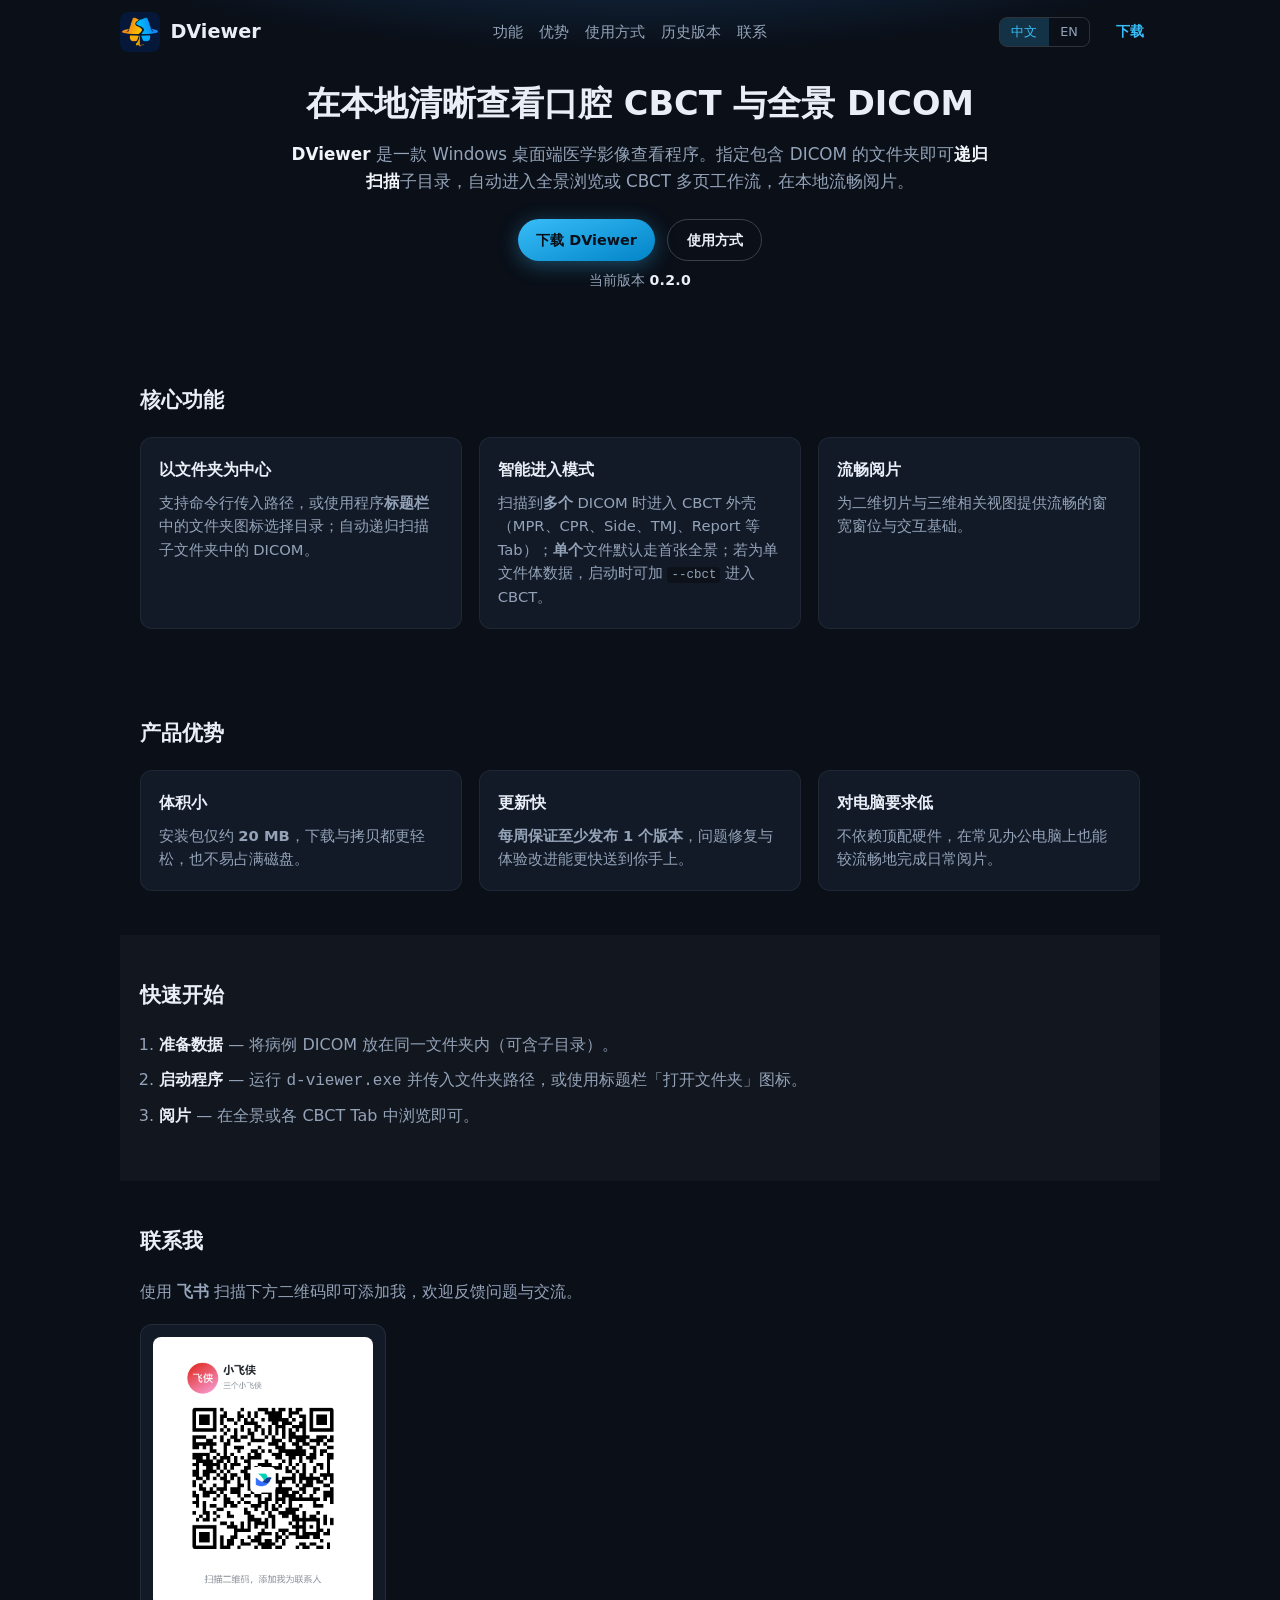
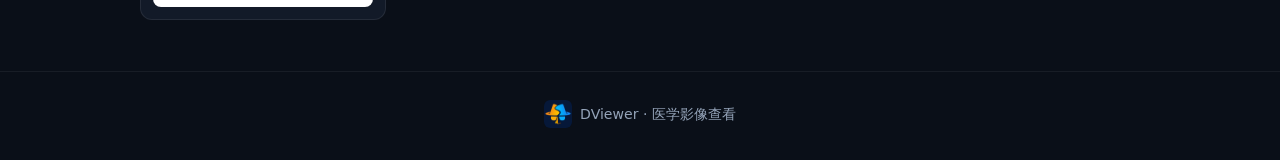
<file: index.html>
<!DOCTYPE html>
<html lang="zh-CN">
<head>
  <meta charset="utf-8" />
  <meta name="viewport" content="width=device-width, initial-scale=1" />
  <meta name="description" content="DViewer — 本地查看口腔 CBCT、全景等 DICOM 医学影像。" />
  <title>DViewer</title>
  <link rel="stylesheet" href="styles.css" />
  <script src="site.js" defer></script>
</head>
<body>
  <header class="hero">
    <nav class="nav" aria-label="主导航">
      <a class="brand" href="#top">
        <img src="assets/logo.png" width="40" height="40" alt="DViewer" />
        <span class="brand-text"><span class="prod">DViewer</span></span>
      </a>
      <div class="nav-links">
        <a href="#features" data-i18n="nav_features">功能</a>
        <a href="#advantages" data-i18n="nav_advantages">优势</a>
        <a href="#workflow" data-i18n="nav_workflow">使用方式</a>
        <a href="history.html" data-i18n="nav_history">历史版本</a>
        <a href="#contact" data-i18n="nav_contact">联系</a>
      </div>
      <div class="nav-right">
        <div class="lang-switch" role="group">
          <button type="button" class="lang-btn active" data-set-lang="zh" aria-pressed="true">中文</button>
          <button type="button" class="lang-btn" data-set-lang="en" aria-pressed="false">EN</button>
        </div>
        <a class="btn nav-download" href="https://rcnpeeuppi4d.feishu.cn/file/XW7zbtYp5omoVrxazAQc3lNAnHt?from=from_copylink" data-i18n="nav_download">下载</a>
      </div>
    </nav>

    <div class="hero-inner" id="top">
      <h1 data-i18n="hero_h1">在本地清晰查看口腔 CBCT 与全景 DICOM</h1>
      <p class="lead" data-i18n-html="hero_lead">
        <strong>DViewer</strong> 是一款 Windows 桌面端医学影像查看程序。
        指定包含 DICOM 的文件夹即可<strong>递归扫描</strong>子目录，自动进入全景浏览或 CBCT 多页工作流，在本地流畅阅片。
      </p>
      <div class="cta">
        <a class="btn primary" href="https://rcnpeeuppi4d.feishu.cn/file/XW7zbtYp5omoVrxazAQc3lNAnHt" data-i18n="cta_download">下载 DViewer</a>
        <a class="btn ghost" href="#workflow" data-i18n="cta_how">使用方式</a>
      </div>
      <p class="hero-version" id="hero-version">
        <span data-i18n="hero_version_label">当前版本</span> <span class="hero-version-num">0.2.0</span>
      </p>
    </div>
  </header>

  <main>
    <section id="features" class="section">
      <h2 data-i18n="features_h2">核心功能</h2>
      <div class="grid">
        <article class="card">
          <h3 data-i18n="card1_h3">以文件夹为中心</h3>
          <p data-i18n-html="card1_p">支持命令行传入路径，或使用程序<strong>标题栏</strong>中的文件夹图标选择目录；自动递归扫描子文件夹中的 DICOM。</p>
        </article>
        <article class="card">
          <h3 data-i18n="card2_h3">智能进入模式</h3>
          <p data-i18n-html="card2_p">扫描到<strong>多个</strong> DICOM 时进入 CBCT 外壳（MPR、CPR、Side、TMJ、Report 等 Tab）；<strong>单个</strong>文件默认走首张全景；若为单文件体数据，启动时可加 <code>--cbct</code> 进入 CBCT。</p>
        </article>
        <article class="card">
          <h3 data-i18n="card3_h3">流畅阅片</h3>
          <p data-i18n-html="card3_p">为二维切片与三维相关视图提供流畅的窗宽窗位与交互基础。</p>
        </article>
      </div>
    </section>

    <section id="advantages" class="section">
      <h2 data-i18n="advantages_h2">产品优势</h2>
      <div class="grid">
        <article class="card">
          <h3 data-i18n="adv1_h3">体积小</h3>
          <p data-i18n-html="adv1_p">安装包仅约 <strong>20 MB</strong>，下载与拷贝都更轻松，也不易占满磁盘。</p>
        </article>
        <article class="card">
          <h3 data-i18n="adv2_h3">更新快</h3>
          <p data-i18n-html="adv2_p"><strong>每周保证至少发布 1 个版本</strong>，问题修复与体验改进能更快送到你手上。</p>
        </article>
        <article class="card">
          <h3 data-i18n="adv3_h3">对电脑要求低</h3>
          <p data-i18n-html="adv3_p">不依赖顶配硬件，在常见办公电脑上也能较流畅地完成日常阅片。</p>
        </article>
      </div>
    </section>

    <section id="workflow" class="section muted">
      <h2 data-i18n="workflow_h2">快速开始</h2>
      <ol class="steps">
        <li data-i18n-html="step1"><strong>准备数据</strong> — 将病例 DICOM 放在同一文件夹内（可含子目录）。</li>
        <li data-i18n-html="step2"><strong>启动程序</strong> — 运行 <code>d-viewer.exe</code> 并传入文件夹路径，或使用标题栏「打开文件夹」图标。</li>
        <li data-i18n-html="step3"><strong>阅片</strong> — 在全景或各 CBCT Tab 中浏览即可。</li>
      </ol>
    </section>

    <section id="contact" class="section">
      <h2 data-i18n="contact_h2">联系我</h2>
      <p class="contact-lead" data-i18n-html="contact_p">使用 <strong>飞书</strong> 扫描下方二维码即可添加我，欢迎反馈问题与交流。</p>
      <div class="contact-qr-wrap">
        <img
          class="contact-qr"
          src="assets/20260517-152038.png"
          width="220"
          height="220"
          decoding="async"
          data-i18n-alt="contact_qr_alt"
          alt="飞书添加联系人二维码"
        />
      </div>
    </section>
  </main>

  <footer class="footer">
    <p><img src="assets/logo.png" width="28" height="28" alt="" class="footer-logo" /> <span data-i18n="footer_text">DViewer · 医学影像查看</span></p>
  </footer>
</body>
</html>
</file>
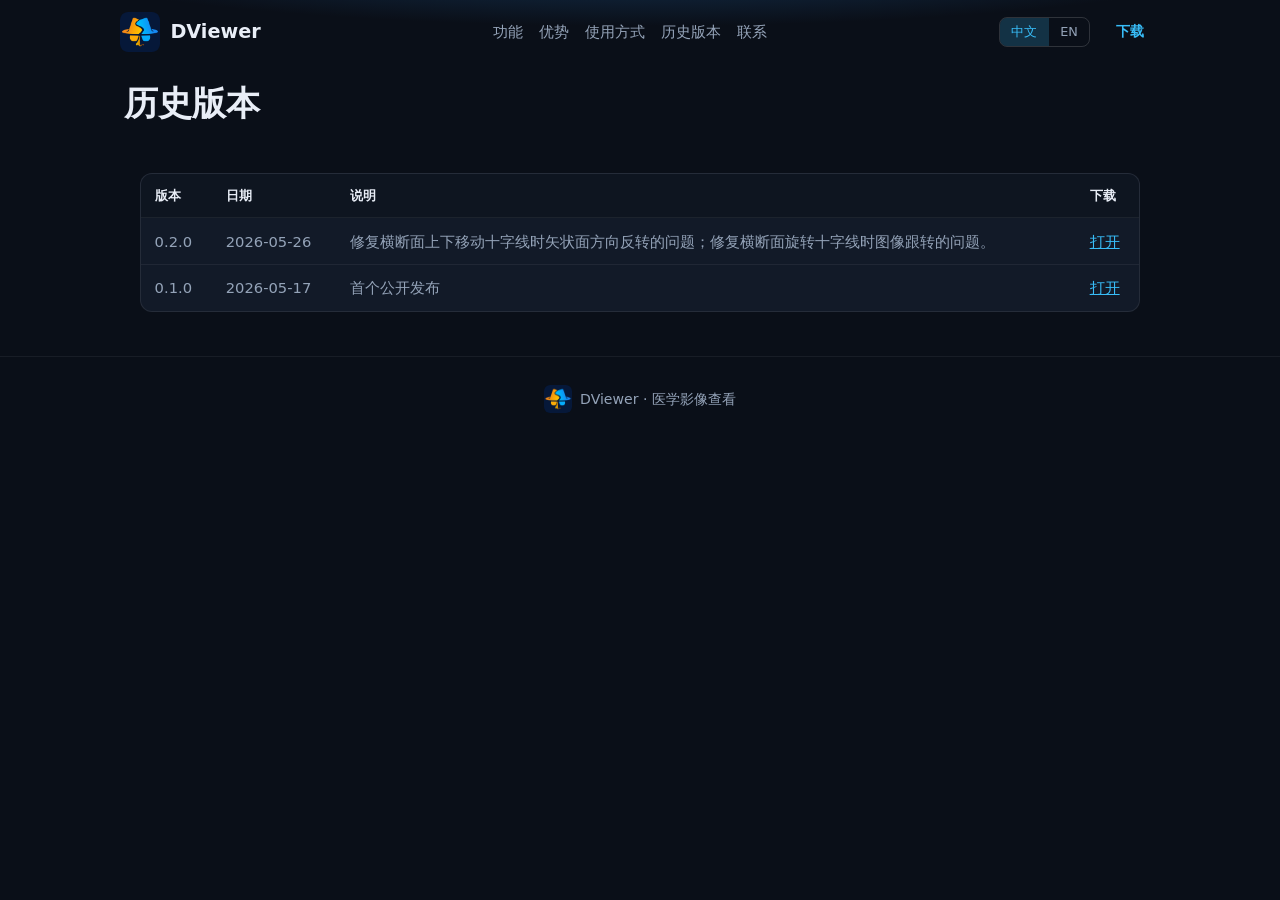
<file: history.html>
<!DOCTYPE html>
<html lang="zh-CN">
<head>
  <meta charset="utf-8" />
  <meta name="viewport" content="width=device-width, initial-scale=1" />
  <meta name="description" content="DViewer 历史版本下载。" />
  <title data-i18n="history_title">DViewer — 历史版本</title>
  <link rel="stylesheet" href="styles.css" />
  <script src="site.js" defer></script>
</head>
<body data-page="history">
  <header class="hero hero-sub">
    <nav class="nav" aria-label="主导航">
      <a class="brand" href="index.html">
        <img src="assets/logo.png" width="40" height="40" alt="DViewer" />
        <span class="brand-text"><span class="prod">DViewer</span></span>
      </a>
      <div class="nav-links">
        <a href="index.html#features" data-i18n="nav_features">功能</a>
        <a href="index.html#advantages" data-i18n="nav_advantages">优势</a>
        <a href="index.html#workflow" data-i18n="nav_workflow">使用方式</a>
        <a href="history.html" data-i18n="nav_history" aria-current="page">历史版本</a>
        <a href="index.html#contact" data-i18n="nav_contact">联系</a>
      </div>
      <div class="nav-right">
        <div class="lang-switch" role="group">
          <button type="button" class="lang-btn active" data-set-lang="zh" aria-pressed="true">中文</button>
          <button type="button" class="lang-btn" data-set-lang="en" aria-pressed="false">EN</button>
        </div>
        <a class="btn nav-download" href="https://rcnpeeuppi4d.feishu.cn/file/XW7zbtYp5omoVrxazAQc3lNAnHt" data-i18n="nav_download">下载</a>
      </div>
    </nav>

    <div class="hero-inner hero-inner-left" id="top">
      <h1 data-i18n="history_h1">历史版本</h1>
    </div>
  </header>

  <main class="section history-main">
    <p class="history-status" id="history-status" role="status" aria-live="polite"></p>
    <div class="history-table-wrap" id="history-table-wrap" hidden>
      <table class="history-table">
        <thead>
          <tr>
            <th data-i18n="history_col_version">版本</th>
            <th data-i18n="history_col_date">日期</th>
            <th data-i18n="history_col_notes">说明</th>
            <th data-i18n="history_col_link">下载</th>
          </tr>
        </thead>
        <tbody id="history-tbody"></tbody>
      </table>
    </div>
  </main>

  <footer class="footer">
    <p><img src="assets/logo.png" width="28" height="28" alt="" class="footer-logo" /> <span data-i18n="footer_text">DViewer · 医学影像查看</span></p>
  </footer>
</body>
</html>
</file>
<file: styles.css>
:root {
  --bg: #0a0f18;
  --bg-elev: #121a28;
  --text: #e9eef7;
  --muted: #94a3b8;
  --accent: #38bdf8;
  --accent-deep: #0284c7;
  --radius: 12px;
}

*,
*::before,
*::after {
  box-sizing: border-box;
}

html {
  scroll-behavior: smooth;
}

body {
  margin: 0;
  font-family: "PingFang SC", "Microsoft YaHei", "Segoe UI", system-ui, sans-serif;
  background: var(--bg);
  color: var(--text);
  line-height: 1.6;
}

a {
  color: var(--accent);
}

a:hover {
  text-decoration: underline;
}

.hero {
  padding: 0.75rem 1.25rem 3rem;
  background: radial-gradient(ellipse 100% 90% at 50% -30%, #163a5f 0%, var(--bg) 50%);
}

.nav {
  max-width: 1040px;
  margin: 0 auto 2rem;
  display: flex;
  flex-wrap: wrap;
  align-items: center;
  gap: 0.75rem 1.25rem;
}

.brand {
  display: inline-flex;
  align-items: center;
  gap: 0.65rem;
  text-decoration: none;
  color: inherit;
}

.brand:hover {
  text-decoration: none;
  opacity: 0.92;
}

.brand img {
  border-radius: 8px;
  flex-shrink: 0;
}

.brand-text {
  display: flex;
  flex-direction: column;
  line-height: 1.15;
}

.brand .lux {
  font-size: 0.72rem;
  letter-spacing: 0.12em;
  text-transform: uppercase;
  color: var(--muted);
}

.brand .prod {
  font-size: 1.2rem;
  font-weight: 700;
}

.nav-links {
  display: flex;
  flex-wrap: wrap;
  gap: 1rem;
  flex: 1 1 auto;
  justify-content: center;
  min-width: 0;
}

.nav-right {
  display: flex;
  align-items: center;
  gap: 0.6rem;
  flex-shrink: 0;
  margin-left: auto;
}

.lang-switch {
  display: inline-flex;
  border-radius: 8px;
  border: 1px solid rgba(255, 255, 255, 0.15);
  overflow: hidden;
}

.lang-btn {
  margin: 0;
  padding: 0.38rem 0.72rem;
  font-size: 0.8rem;
  font-family: inherit;
  border: none;
  cursor: pointer;
  background: transparent;
  color: var(--muted);
  line-height: 1.2;
}

.lang-btn:hover {
  color: var(--text);
  background: rgba(255, 255, 255, 0.06);
}

.lang-btn.active {
  background: rgba(56, 189, 248, 0.2);
  color: var(--accent);
}

.lang-btn:focus-visible {
  outline: 2px solid var(--accent);
  outline-offset: 2px;
}

.nav-links a {
  color: var(--muted);
  font-size: 0.92rem;
  text-decoration: none;
}

.nav-links a:hover {
  color: var(--text);
}

.btn {
  display: inline-flex;
  align-items: center;
  justify-content: center;
  padding: 0.55rem 1.15rem;
  border-radius: 999px;
  font-weight: 600;
  font-size: 0.9rem;
  text-decoration: none;
  border: none;
  cursor: pointer;
}

.btn:hover {
  text-decoration: none;
}

.btn.primary {
  background: linear-gradient(160deg, var(--accent), var(--accent-deep));
  color: #0a0f18;
  box-shadow: 0 4px 20px rgba(56, 189, 248, 0.35);
}

.btn.primary:hover {
  filter: brightness(1.05);
}

.btn.ghost {
  border: 1px solid rgba(255, 255, 255, 0.2);
  color: var(--text);
  background: transparent;
}

.btn.ghost:hover {
  background: rgba(255, 255, 255, 0.06);
}

.nav-download.btn {
  padding: 0.45rem 1rem;
  font-size: 0.85rem;
}

.hero-inner {
  max-width: 720px;
  margin: 0 auto;
  text-align: center;
  padding: 0 0.25rem;
}

.hero h1 {
  font-size: clamp(1.45rem, 3.8vw, 2.1rem);
  font-weight: 700;
  line-height: 1.22;
  margin: 0 0 1rem;
}

.lead {
  color: var(--muted);
  font-size: 1.05rem;
  margin: 0 0 1.5rem;
}

.lead strong {
  color: #f1f5f9;
}

.cta {
  display: flex;
  flex-wrap: wrap;
  gap: 0.75rem;
  justify-content: center;
  margin-bottom: 0.5rem;
}

.hero-version {
  margin: 0.35rem 0 0;
  font-size: 0.88rem;
  color: var(--muted);
}

.hero-version-num {
  color: var(--text);
  font-weight: 600;
  letter-spacing: 0.02em;
}

.fine {
  font-size: 0.82rem;
  color: var(--muted);
  margin: 0;
}

.fine code {
  font-size: 0.78em;
  background: rgba(0, 0, 0, 0.35);
  padding: 0.1em 0.35em;
  border-radius: 4px;
}

.section {
  max-width: 1040px;
  margin: 0 auto;
  padding: 2.75rem 1.25rem;
}

.section.muted {
  background: rgba(255, 255, 255, 0.03);
}

.section h2 {
  font-size: 1.3rem;
  margin: 0 0 1.25rem;
}

.grid {
  display: grid;
  gap: 1.1rem;
  grid-template-columns: repeat(auto-fit, minmax(240px, 1fr));
}

.card {
  background: var(--bg-elev);
  border: 1px solid rgba(255, 255, 255, 0.06);
  border-radius: var(--radius);
  padding: 1.2rem 1.1rem;
}

.card h3 {
  margin: 0 0 0.45rem;
  font-size: 1.02rem;
}

.card p {
  margin: 0;
  font-size: 0.92rem;
  color: var(--muted);
}

.card code {
  font-size: 0.85em;
  background: rgba(0, 0, 0, 0.35);
  padding: 0.08em 0.32em;
  border-radius: 4px;
}

.steps {
  margin: 0;
  padding-left: 1.2rem;
  color: var(--muted);
}

.steps li {
  margin-bottom: 0.55rem;
}

.steps strong {
  color: var(--text);
}

.tags {
  list-style: none;
  margin: 0 0 0.75rem;
  padding: 0;
  display: flex;
  flex-wrap: wrap;
  gap: 0.45rem;
}

.tags li {
  background: rgba(56, 189, 248, 0.12);
  color: var(--accent);
  padding: 0.3rem 0.65rem;
  border-radius: 6px;
  font-size: 0.86rem;
}

.footer {
  text-align: center;
  padding: 1.75rem 1rem;
  border-top: 1px solid rgba(255, 255, 255, 0.06);
  color: var(--muted);
  font-size: 0.88rem;
}

.footer p {
  margin: 0;
  display: inline-flex;
  align-items: center;
  gap: 0.5rem;
}

.footer-logo {
  border-radius: 6px;
  vertical-align: middle;
}

code {
  font-family: ui-monospace, Consolas, monospace;
}

.hero-sub {
  padding-bottom: 2rem;
}

.hero-inner-left {
  max-width: 1040px;
  margin: 0 auto;
  text-align: left;
  padding: 0 0.25rem;
}

.lead-left {
  text-align: left;
}

.history-main {
  padding-top: 0;
}

.history-status {
  color: var(--muted);
  font-size: 0.95rem;
  margin: 0 0 1rem;
  min-height: 1.5em;
}

.history-status code {
  font-size: 0.85em;
  background: rgba(0, 0, 0, 0.35);
  padding: 0.08em 0.32em;
  border-radius: 4px;
}

.history-table-wrap {
  overflow-x: auto;
  border: 1px solid rgba(255, 255, 255, 0.08);
  border-radius: var(--radius);
  background: var(--bg-elev);
}

.history-table {
  width: 100%;
  border-collapse: collapse;
  font-size: 0.92rem;
}

.history-table th,
.history-table td {
  padding: 0.7rem 0.85rem;
  text-align: left;
  vertical-align: top;
  border-bottom: 1px solid rgba(255, 255, 255, 0.06);
}

.history-table th {
  color: var(--text);
  font-weight: 600;
  font-size: 0.82rem;
  text-transform: uppercase;
  letter-spacing: 0.04em;
  background: rgba(0, 0, 0, 0.2);
}

.history-table tbody tr:last-child td {
  border-bottom: none;
}

.history-table td {
  color: var(--muted);
}

.history-table td:last-child {
  white-space: nowrap;
}

.contact-lead {
  margin: 0 0 1.25rem;
  max-width: 36rem;
  color: var(--muted);
  font-size: 1rem;
}

.contact-qr-wrap {
  display: inline-block;
  padding: 0.75rem;
  background: var(--bg-elev);
  border: 1px solid rgba(255, 255, 255, 0.08);
  border-radius: var(--radius);
  line-height: 0;
}

.contact-qr {
  display: block;
  width: min(220px, 72vw);
  height: auto;
  border-radius: 8px;
}
</file>
